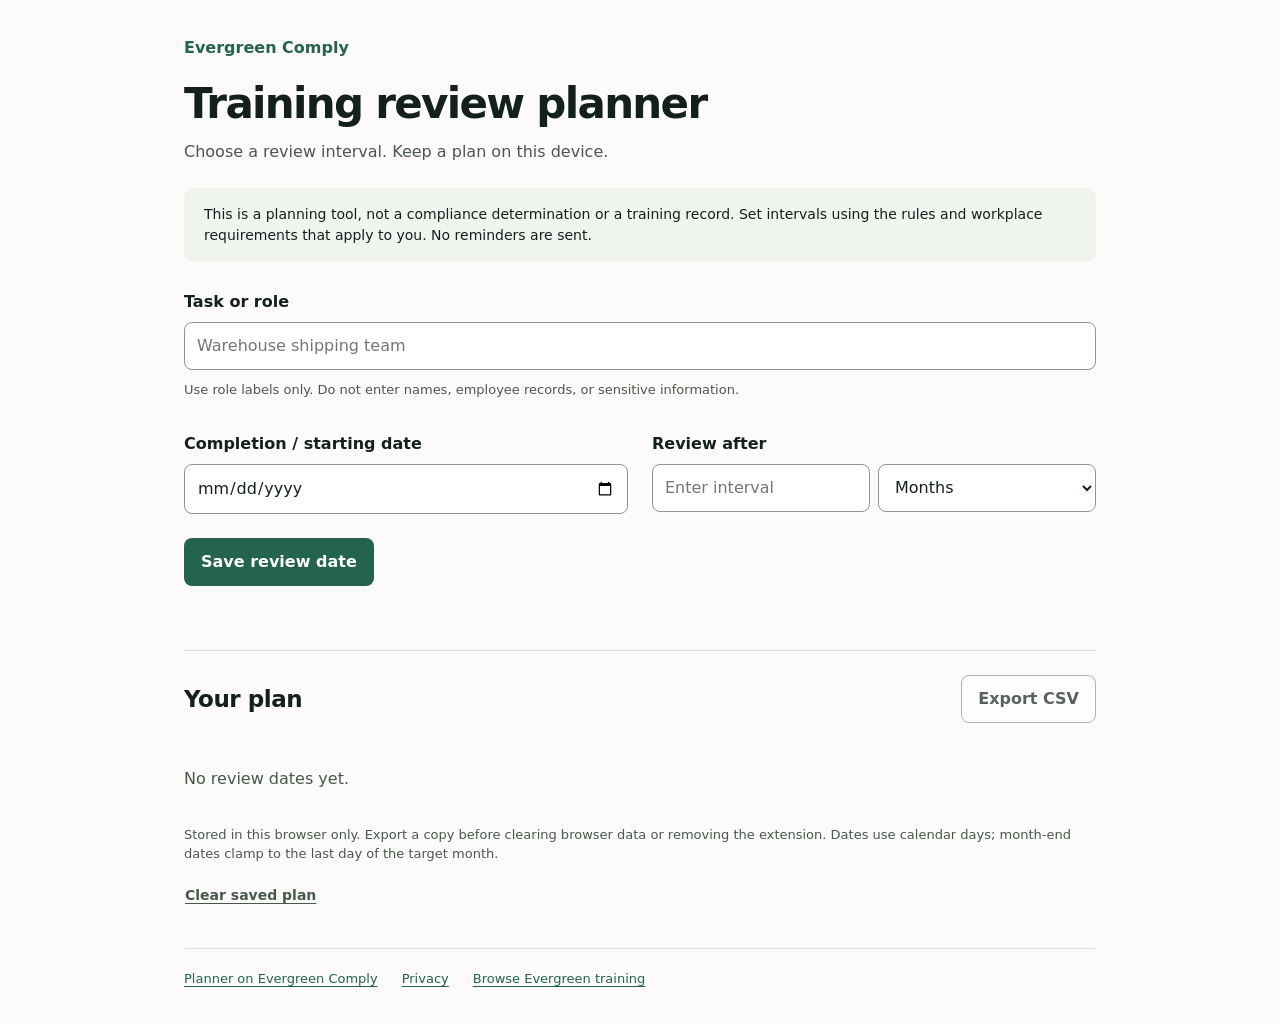
<file: index.html>
<!doctype html>
<html lang="en">
<head>
  <meta charset="utf-8">
  <meta name="viewport" content="width=device-width, initial-scale=1">
  <meta name="description" content="Free local-only training review planner. Choose your own review intervals, keep a role-level plan in your browser, and export a CSV. No account required.">
  <meta name="theme-color" content="#24634e">
  <meta http-equiv="Content-Security-Policy" content="default-src 'self'; script-src 'self'; style-src 'self'; img-src 'self'; connect-src 'none'; object-src 'none'; base-uri 'none'; form-action 'none'">
  <title>Training review planner | Evergreen Comply</title>
  <link rel="canonical" href="https://www.evergreencomply.com/tools/training-review-planner">
  <link rel="stylesheet" href="styles.css">
  <script type="module" src="app.mjs"></script>
</head>
<body>
  <main>
    <header>
      <a class="brand" href="https://www.evergreencomply.com/" target="_blank" rel="noopener noreferrer">Evergreen Comply</a>
      <h1>Training review planner</h1>
      <p>Choose a review interval. Keep a plan on this device.</p>
    </header>
    <aside class="scope" aria-label="Important limitations">
      This is a planning tool, not a compliance determination or a training record. Set intervals using the rules and workplace requirements that apply to you. No reminders are sent.
    </aside>
    <form id="planner" novalidate>
      <div class="field wide">
        <label for="label">Task or role</label>
        <input id="label" name="label" type="text" maxlength="120" required autocomplete="off" placeholder="Warehouse shipping team" aria-describedby="privacy-note">
        <p class="hint" id="privacy-note">Use role labels only. Do not enter names, employee records, or sensitive information.</p>
      </div>
      <div class="field">
        <label for="start">Completion / starting date</label>
        <input id="start" name="start" type="date" min="1900-01-01" max="9999-12-31" required>
      </div>
      <fieldset class="field">
        <legend>Review after</legend>
        <div class="interval">
          <label class="sr-only" for="interval">Interval number</label>
          <input id="interval" name="interval" type="number" min="1" max="1200" step="1" required inputmode="numeric" placeholder="Enter interval">
          <label class="sr-only" for="unit">Interval unit</label>
          <select id="unit" name="unit"><option value="months">Months</option><option value="days">Days</option><option value="years">Years</option></select>
        </div>
      </fieldset>
      <div class="form-actions wide"><button type="submit">Save review date</button><p id="preview" aria-live="polite"></p></div>
    </form>
    <p id="status" class="status" role="status" aria-live="polite"></p>
    <section aria-labelledby="plan-heading">
      <div class="section-heading"><h2 id="plan-heading">Your plan</h2><button type="button" id="export" class="secondary" disabled>Export CSV</button></div>
      <p id="empty">No review dates yet.</p>
      <div class="table-wrap" id="table-wrap" hidden role="region" aria-label="Saved review dates" tabindex="0">
        <table>
          <thead><tr><th scope="col">Task or role</th><th scope="col">Starting date</th><th scope="col">Interval</th><th scope="col">Review date</th><th scope="col"><span class="sr-only">Actions</span></th></tr></thead>
          <tbody id="entries"></tbody>
        </table>
      </div>
      <p class="hint">Stored in this browser only. Export a copy before clearing browser data or removing the extension. Dates use calendar days; month-end dates clamp to the last day of the target month.</p>
      <button type="button" id="reset" class="text-button">Clear saved plan</button>
    </section>
    <footer><a href="https://www.evergreencomply.com/tools/training-review-planner">Planner on Evergreen Comply</a><a href="privacy.html">Privacy</a><a href="https://www.evergreencomply.com/courses" target="_blank" rel="noopener noreferrer">Browse Evergreen training</a></footer>
    <noscript><p>This planner needs JavaScript. No data is sent to Evergreen.</p></noscript>
  </main>
</body>
</html>
</file>
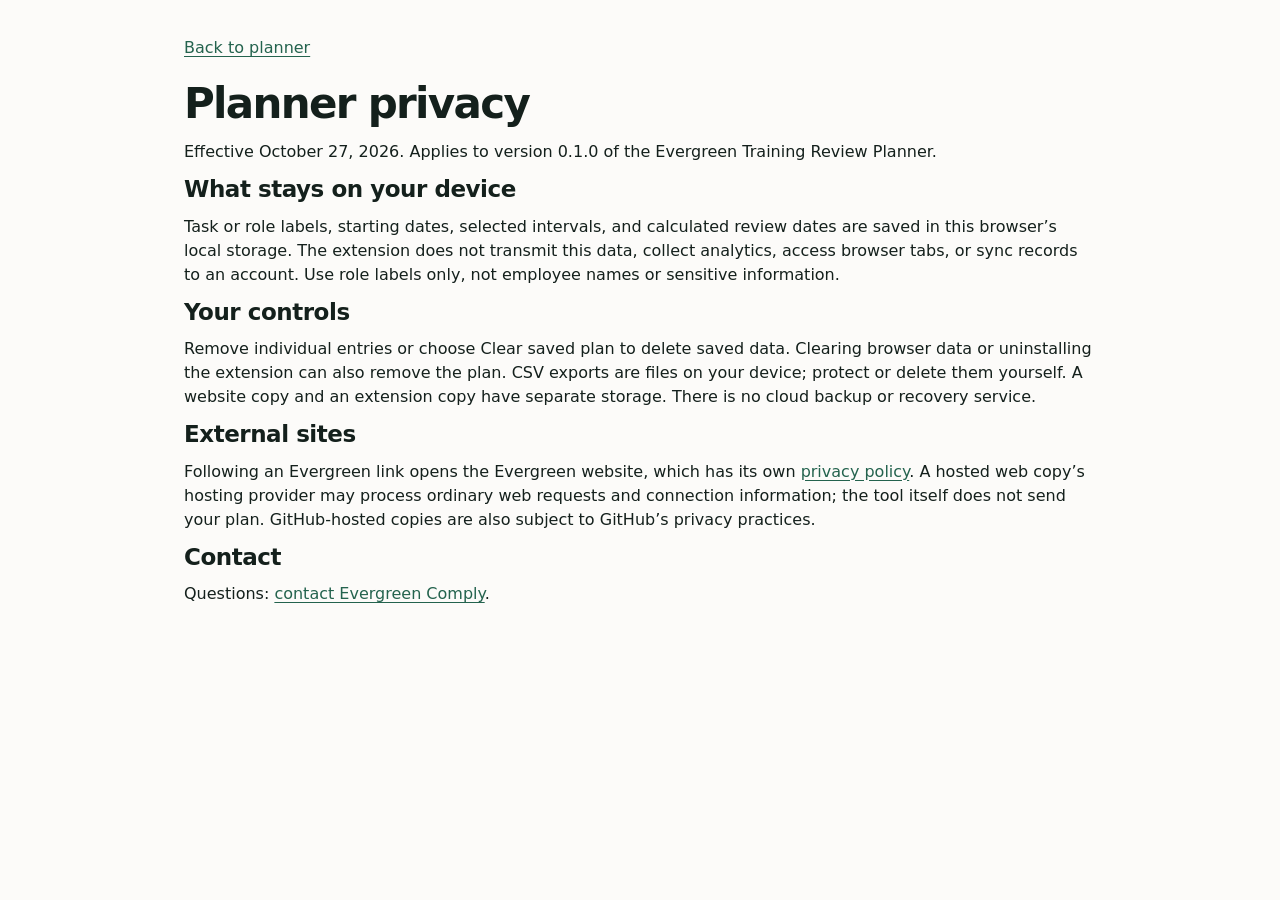
<file: privacy.html>
<!doctype html>
<html lang="en"><head><meta charset="utf-8"><meta name="viewport" content="width=device-width, initial-scale=1"><meta name="theme-color" content="#24634e"><title>Planner privacy | Evergreen Comply</title><link rel="stylesheet" href="styles.css"></head>
<body><main><a href="index.html">Back to planner</a><h1>Planner privacy</h1><p>Effective October 27, 2026. Applies to version 0.1.0 of the Evergreen Training Review Planner.</p>
<h2>What stays on your device</h2><p>Task or role labels, starting dates, selected intervals, and calculated review dates are saved in this browser’s local storage. The extension does not transmit this data, collect analytics, access browser tabs, or sync records to an account. Use role labels only, not employee names or sensitive information.</p>
<h2>Your controls</h2><p>Remove individual entries or choose Clear saved plan to delete saved data. Clearing browser data or uninstalling the extension can also remove the plan. CSV exports are files on your device; protect or delete them yourself. A website copy and an extension copy have separate storage. There is no cloud backup or recovery service.</p>
<h2>External sites</h2><p>Following an Evergreen link opens the Evergreen website, which has its own <a href="https://www.evergreencomply.com/privacy-policy" target="_blank" rel="noopener noreferrer">privacy policy</a>. A hosted web copy’s hosting provider may process ordinary web requests and connection information; the tool itself does not send your plan. GitHub-hosted copies are also subject to GitHub’s privacy practices.</p>
<h2>Contact</h2><p>Questions: <a href="https://www.evergreencomply.com/contact" target="_blank" rel="noopener noreferrer">contact Evergreen Comply</a>.</p>
</main></body></html>
</file>
<file: styles.css>
:root { color-scheme: light; --canvas: #fcfbf9; --ink: #14201c; --muted: #48584f; --accent: #24634e; --hover: #1f503f; --line: #d9e0da; --quiet: #eff4ef; --error: #9c2525; }
* { box-sizing: border-box; }
body { margin: 0; background: var(--canvas); color: var(--ink); font: 16px/1.5 system-ui, -apple-system, BlinkMacSystemFont, "Segoe UI", sans-serif; }
main { max-width: 960px; margin: auto; padding: 36px 24px; }
header { margin-bottom: 24px; }
a { color: var(--accent); text-underline-offset: 3px; }
a:hover { color: var(--hover); }
.brand { font-weight: 650; text-decoration: none; }
h1 { font-size: clamp(28px, 5vw, 42px); line-height: 1.15; letter-spacing: -0.04em; margin: 20px 0 12px; }
h2 { font-size: 23px; letter-spacing: -0.02em; margin: 0; }
p { margin: 8px 0; }
header p, .hint { color: var(--muted); }
.scope { background: var(--quiet); border-radius: 10px; padding: 16px 20px; font-size: 14px; }
form { display: grid; grid-template-columns: 1fr 1fr; gap: 24px; margin: 28px 0 0; }
.wide { grid-column: 1 / -1; }
.field { min-width: 0; margin: 0; padding: 0; border: 0; }
label, legend { display: block; font-weight: 600; margin-bottom: 8px; padding: 0; }
input, select { background: white; border: 1px solid #89998e; border-radius: 8px; color: var(--ink); font: inherit; padding: 11px 12px; min-height: 48px; width: 100%; min-width: 0; }
.interval { display: grid; grid-template-columns: 1fr 1fr; gap: 8px; }
.hint { font-size: 13px; margin-top: 10px; }
button { font: inherit; font-weight: 600; border: 1px solid transparent; border-radius: 8px; background: var(--accent); color: white; padding: 11px 16px; min-height: 48px; cursor: pointer; }
button:hover { background: var(--hover); }
button:disabled { cursor: default; background: #e8ece8; border-color: #d1d9d2; color: #59665c; }
button.secondary { background: white; border-color: #89998e; color: var(--ink); }
button.secondary:hover:not(:disabled) { background: var(--quiet); }
button.secondary:disabled { opacity: 0.7; }
.form-actions, .section-heading { display: flex; align-items: center; gap: 16px; justify-content: space-between; }
#preview { text-align: right; font-variant-numeric: tabular-nums; color: var(--muted); }
.status { min-height: 24px; margin: 16px 0 24px; }
.status.error { color: var(--error); }
[aria-invalid="true"] { border-color: var(--error); }
section { border-top: 1px solid var(--line); padding-top: 24px; }
.section-heading { margin-bottom: 20px; }
#empty { padding: 24px 0; color: var(--muted); }
.table-wrap { position: relative; overflow-x: auto; }
table { border-collapse: collapse; text-align: left; width: 100%; font-size: 14px; font-variant-numeric: tabular-nums; }
th, td { padding: 13px 12px 13px 0; border-bottom: 1px solid var(--line); vertical-align: middle; }
th { color: var(--muted); font-size: 12px; font-weight: 600; white-space: nowrap; }
td:first-child { min-width: 160px; max-width: 300px; overflow-wrap: anywhere; }
td:not(:first-child) { white-space: nowrap; }
td button { font-size: 13px; }
.review-date { font-weight: 650; }
.text-button { padding: 11px 0; background: transparent; color: var(--muted); text-decoration: underline; text-underline-offset: 3px; font-size: 14px; }
.text-button:hover { background: transparent; color: var(--ink); }
footer { display: flex; flex-wrap: wrap; gap: 24px; border-top: 1px solid var(--line); margin-top: 28px; padding-top: 20px; font-size: 13px; }
:focus-visible { outline: 3px solid var(--accent); outline-offset: 4px; }
.sr-only { position: absolute; width: 1px; height: 1px; padding: 0; margin: -1px; overflow: hidden; clip: rect(0,0,0,0); white-space: nowrap; border: 0; }
[hidden] { display: none !important; }
body.extension-popup { width: 640px; }
body.extension-popup main { padding-top: 24px; }
@media (max-width: 560px) { main { padding: 24px 18px; } form { grid-template-columns: 1fr; gap: 20px; } .form-actions { align-items: stretch; flex-direction: column; gap: 8px; } #preview { text-align: left; } .section-heading { gap: 10px; } button { padding-inline: 12px; } }
</file>
